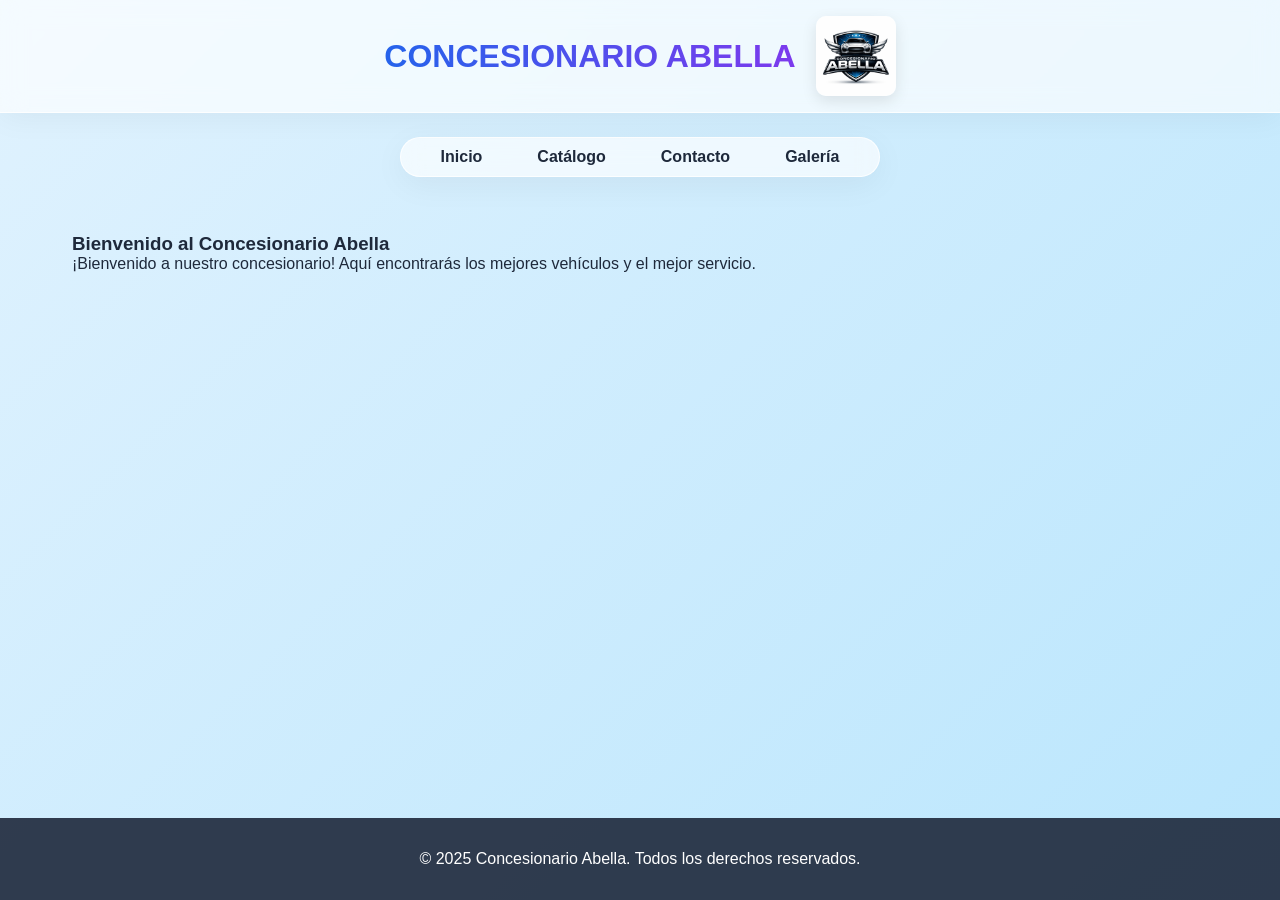
<file: index.html>
<!DOCTYPE html>
<html lang="es">

<head>
    <meta charset="UTF-8">
    <title>CONCESIONARIO ABELLA</title>
    <link rel="stylesheet" href="estilos.css">
</head>

<body>


    <header>
        <h1>CONCESIONARIO ABELLA</h1>
        <img src="logo.png" alt="Logo del Concesionario Abella" width="300">
    </header>



    <nav>
        <ul>
            <li><a href="index.html">Inicio</a></li>
            <li><a href="catalogo.html">Catálogo</a></li>
            <li><a href="contacto.html">Contacto</a></li>
            <li><a href="nosotros.html">Galería</a></li>
        </ul>

    </nav>


    <main>
        <h3>Bienvenido al Concesionario Abella</h3>
        <p>¡Bienvenido a nuestro concesionario! Aquí encontrarás los mejores vehículos y el mejor servicio.</p>
    </main>














    <footer>
        <p>© 2025 Concesionario Abella. Todos los derechos reservados.</p>
    </footer>

</body>

</html>



<!-- El main solo sirve para contenido único y central de esta página
</file>
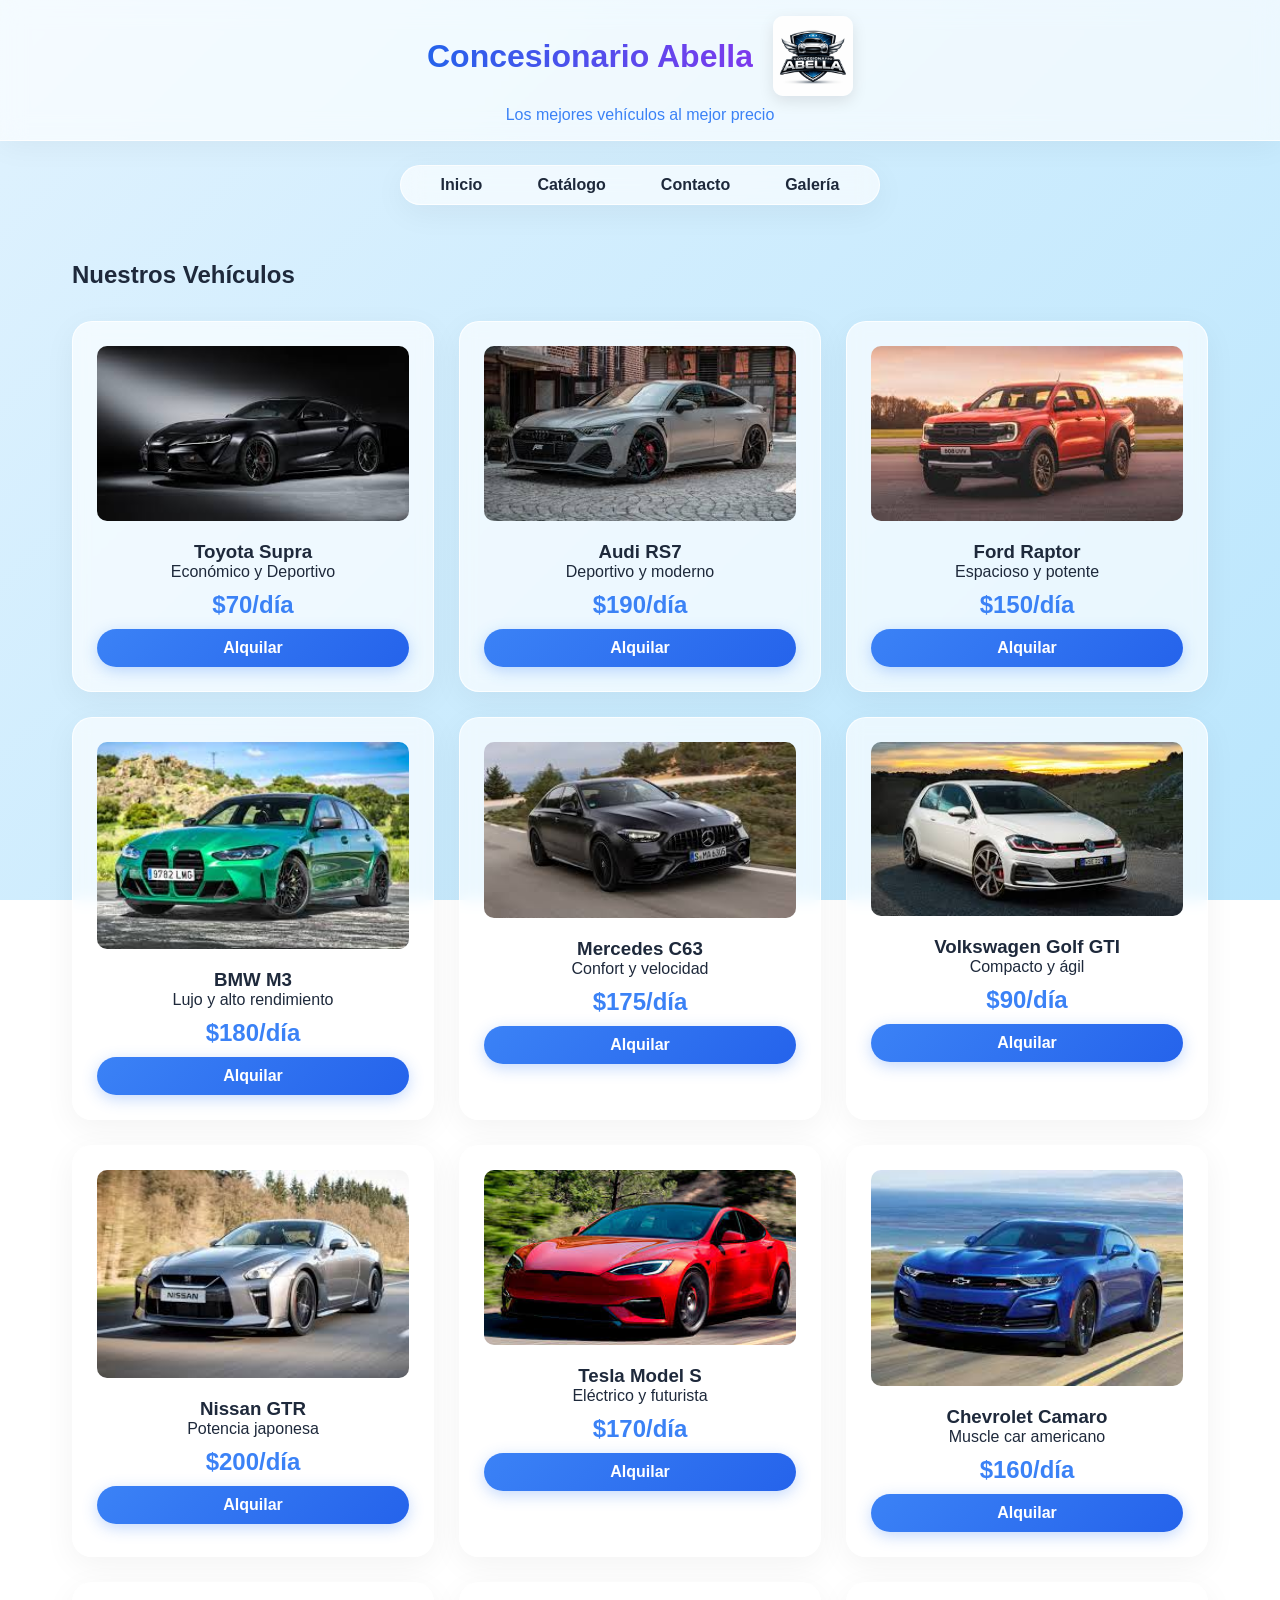
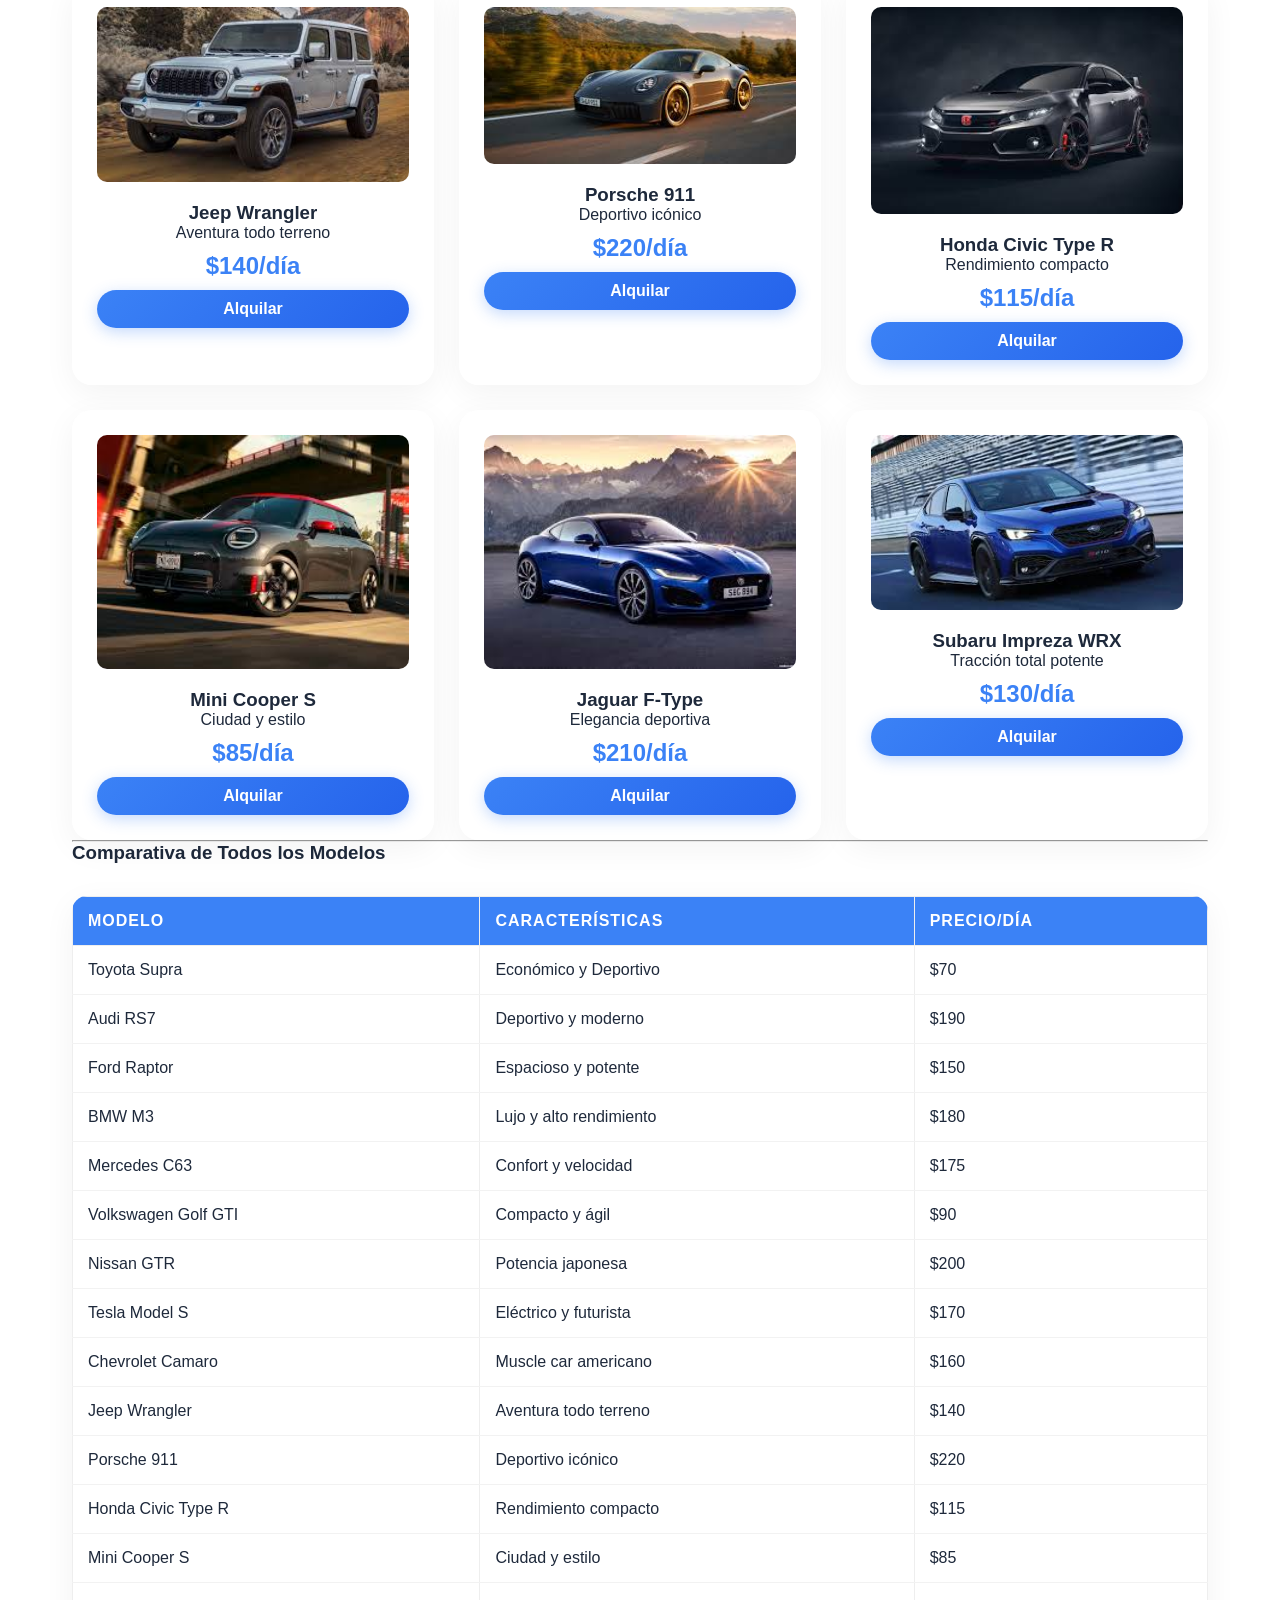
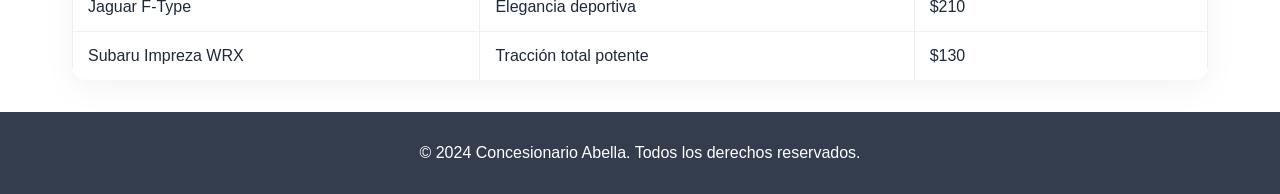
<file: catalogo.html>
<!DOCTYPE html>
<html lang="es">
<head>
    <meta charset="UTF-8">
    <meta name="viewport" content="width=device-width, initial-scale=1.0">
    <title>Concesionario Abella</title>
    <link rel="stylesheet" href="estilos.css">
</head>
<body>
    <header>
        <h1> Concesionario Abella</h1>
        <img src="logo.png" alt="Logo del Concesionario Abella" width="300">
        <p>Los mejores vehículos al mejor precio</p>
    </header>

    <nav>
        <ul>
            <li><a href="index.html">Inicio</a></li>
            <li><a href="catalogo.html">Catálogo</a></li>
            <li><a href="contacto.html">Contacto</a></li>
            <li><a href="nosotros.html">Galería</a></li>
        </ul>
    </nav>

    <main>
        <section id="catalogo" class="catalogo">
            <h2>Nuestros Vehículos</h2>
            <div class="contenedor-coches">
                <div class="coche">
                    <img src="toyota.jpg" alt="Coche 1">
                    <h3>Toyota Supra</h3>
                    <p>Económico y Deportivo</p>
                    <p class="precio">$70/día</p>
                    <button>Alquilar</button>
                </div>
                <div class="coche">
                    <img src="Audi.jpg" alt="Coche 2">
                    <h3>Audi RS7</h3>
                    <p>Deportivo y moderno</p>
                    <p class="precio">$190/día</p>
                    <button>Alquilar</button>
                </div>
                <div class="coche">
                    <img src="ford.jpg" alt="Coche 3">
                    <h3>Ford Raptor</h3>
                    <p>Espacioso y potente</p>
                    <p class="precio">$150/día</p>
                    <button>Alquilar</button>
                </div>
                <div class="coche">
                    <img src="bmw.jpg" alt="Coche 4">
                    <h3>BMW M3</h3>
                    <p>Lujo y alto rendimiento</p>
                    <p class="precio">$180/día</p>
                    <button>Alquilar</button>
                </div>
                <div class="coche">
                    <img src="mercedes.jpg" alt="Coche 5">
                    <h3>Mercedes C63</h3>
                    <p>Confort y velocidad</p>
                    <p class="precio">$175/día</p>
                    <button>Alquilar</button>
                </div>
                <div class="coche">
                    <img src="volkswagen.jpg" alt="Coche 6">
                    <h3>Volkswagen Golf GTI</h3>
                    <p>Compacto y ágil</p>
                    <p class="precio">$90/día</p>
                    <button>Alquilar</button>
                </div>
                <div class="coche">
                    <img src="nissan.jpg" alt="Coche 7">
                    <h3>Nissan GTR</h3>
                    <p>Potencia japonesa</p>
                    <p class="precio">$200/día</p>
                    <button>Alquilar</button>
                </div>
                <div class="coche">
                    <img src="tesla.jpg" alt="Coche 8">
                    <h3>Tesla Model S</h3>
                    <p>Eléctrico y futurista</p>
                    <p class="precio">$170/día</p>
                    <button>Alquilar</button>
                </div>
                <div class="coche">
                    <img src="chevrolet.jpg" alt="Coche 9">
                    <h3>Chevrolet Camaro</h3>
                    <p>Muscle car americano</p>
                    <p class="precio">$160/día</p>
                    <button>Alquilar</button>
                </div>
                <div class="coche">
                    <img src="jeep.jpg" alt="Coche 10">
                    <h3>Jeep Wrangler</h3>
                    <p>Aventura todo terreno</p>
                    <p class="precio">$140/día</p>
                    <button>Alquilar</button>
                </div>
                <div class="coche">
                    <img src="porsche.jpg" alt="Coche 11">
                    <h3>Porsche 911</h3>
                    <p>Deportivo icónico</p>
                    <p class="precio">$220/día</p>
                    <button>Alquilar</button>
                </div>
                <div class="coche">
                    <img src="honda.jpg" alt="Coche 12">
                    <h3>Honda Civic Type R</h3>
                    <p>Rendimiento compacto</p>
                    <p class="precio">$115/día</p>
                    <button>Alquilar</button>
                </div>
                <div class="coche">
                    <img src="mini.jpg" alt="Coche 13">
                    <h3>Mini Cooper S</h3>
                    <p>Ciudad y estilo</p>
                    <p class="precio">$85/día</p>
                    <button>Alquilar</button>
                </div>
                <div class="coche">
                    <img src="jaguar.jpg" alt="Coche 14">
                    <h3>Jaguar F-Type</h3>
                    <p>Elegancia deportiva</p>
                    <p class="precio">$210/día</p>
                    <button>Alquilar</button>
                </div>
                <div class="coche">
                    <img src="subaru.jpg" alt="Coche 15">
                    <h3>Subaru Impreza WRX</h3>
                    <p>Tracción total potente</p>
                    <p class="precio">$130/día</p>
                    <button>Alquilar</button>
                </div>
            </div>
            <hr> <h3>Comparativa de Todos los Modelos</h3>
            <table border="1">
                <thead>
                    <tr>
                        <th>Modelo</th>
                        <th>Características</th>
                        <th>Precio/Día</th>
                    </tr>
                </thead>
                <tbody>
                    <tr>
                        <td>Toyota Supra</td>
                        <td>Económico y Deportivo</td>
                        <td>$70</td>
                    </tr>
                    <tr>
                        <td>Audi RS7</td>
                        <td>Deportivo y moderno</td>
                        <td>$190</td>
                    </tr>
                    <tr>
                        <td>Ford Raptor</td>
                        <td>Espacioso y potente</td>
                        <td>$150</td>
                    </tr>
                    <tr>
                        <td>BMW M3</td>
                        <td>Lujo y alto rendimiento</td>
                        <td>$180</td>
                    </tr>
                    <tr>
                        <td>Mercedes C63</td>
                        <td>Confort y velocidad</td>
                        <td>$175</td>
                    </tr>
                    <tr>
                        <td>Volkswagen Golf GTI</td>
                        <td>Compacto y ágil</td>
                        <td>$90</td>
                    </tr>
                    <tr>
                        <td>Nissan GTR</td>
                        <td>Potencia japonesa</td>
                        <td>$200</td>
                    </tr>
                    <tr>
                        <td>Tesla Model S</td>
                        <td>Eléctrico y futurista</td>
                        <td>$170</td>
                    </tr>
                    <tr>
                        <td>Chevrolet Camaro</td>
                        <td>Muscle car americano</td>
                        <td>$160</td>
                    </tr>
                    <tr>
                        <td>Jeep Wrangler</td>
                        <td>Aventura todo terreno</td>
                        <td>$140</td>
                    </tr>
                    <tr>
                        <td>Porsche 911</td>
                        <td>Deportivo icónico</td>
                        <td>$220</td>
                    </tr>
                    <tr>
                        <td>Honda Civic Type R</td>
                        <td>Rendimiento compacto</td>
                        <td>$115</td>
                    </tr>
                    <tr>
                        <td>Mini Cooper S</td>
                        <td>Ciudad y estilo</td>
                        <td>$85</td>
                    </tr>
                    <tr>
                        <td>Jaguar F-Type</td>
                        <td>Elegancia deportiva</td>
                        <td>$210</td>
                    </tr>
                    <tr>
                        <td>Subaru Impreza WRX</td>
                        <td>Tracción total potente</td>
                        <td>$130</td>
                    </tr>
                </tbody>
            </table>
            

        </section>
    </main>

    <footer>
        <p>&copy; 2024 Concesionario Abella. Todos los derechos reservados.</p>
    </footer>
</body>
</html>
</file>
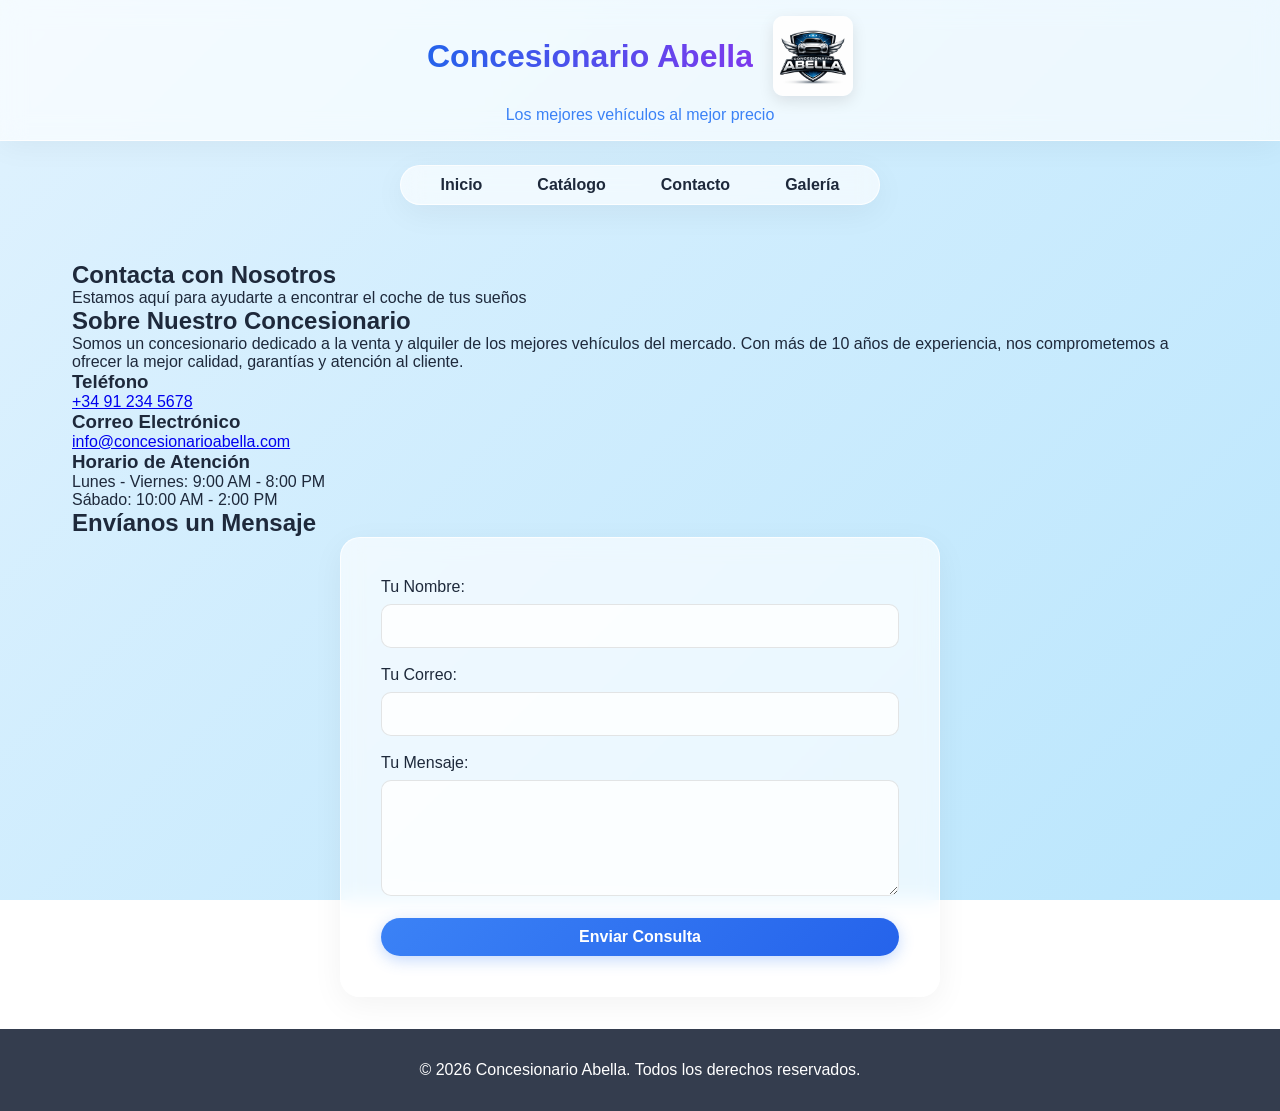
<file: contacto.html>
<!DOCTYPE html>
<html lang="es">

<head>
    <meta charset="UTF-8">
    <meta name="viewport" content="width=device-width, initial-scale=1.0">
    <title>Contacto - Concesionario Abella</title>
    <link rel="stylesheet" href="estilos.css"> </head>

<body>
    <header>
        <h1>Concesionario Abella</h1>
        <img src="logo.png" alt="Logo del Concesionario Abella" width="300">
        <p>Los mejores vehículos al mejor precio</p>
    </header>

    <nav>
        <ul>
            <li><a href="index.html">Inicio</a></li>
            <li><a href="catalogo.html">Catálogo</a></li>
            <li><a href="contacto.html">Contacto</a></li>
            <li><a href="nosotros.html">Galería</a></li>
        </ul>
    </nav>

    <main>
        <section class="hero">
            <h2>Contacta con Nosotros</h2>
            <p>Estamos aquí para ayudarte a encontrar el coche de tus sueños</p>
        </section>

        <section class="about-company">
            <h2>Sobre Nuestro Concesionario</h2>
            <p>Somos un concesionario dedicado a la venta y alquiler de los mejores vehículos del mercado. Con
                más de 10 años de experiencia, nos comprometemos a ofrecer la mejor calidad, garantías y atención al cliente.</p>
        </section>

        <section class="contact-info">
            <div class="contact-item">
                <h3>Teléfono</h3>
                <p><a href="tel:+34912345678">+34 91 234 5678</a></p>
            </div>

            <div class="contact-item">
                <h3>Correo Electrónico</h3>
                <p><a href="mailto:info@concesionarioabella.com">info@concesionarioabella.com</a></p>
            </div>

            <div class="contact-item">
                <h3>Horario de Atención</h3>
                <p>Lunes - Viernes: 9:00 AM - 8:00 PM</p>
                <p>Sábado: 10:00 AM - 2:00 PM</p>
            </div>
        </section>

        <section class="contact-form">
            <h2>Envíanos un Mensaje</h2>
            <form action="#" method="POST">
                <div>
                    <label for="nombre">Tu Nombre:</label><br>
                    <input type="text" id="nombre"  >
                </div>
                <br>
                <div>
                    <label for="correo">Tu Correo:</label><br>
                    <input type="email" id="correo" >
                </div>
                <br>
                <div>
                    <label for="mensaje">Tu Mensaje:</label><br>
                    <textarea id="mensaje" rows="5" ></textarea>
                </div>
                <br>
                <button type="submit">Enviar Consulta</button>
            </form>
        </section>
    </main>

    <footer>
        <p>&copy; 2026 Concesionario Abella. Todos los derechos reservados.</p>
    </footer>
</body>

</html>
</file>
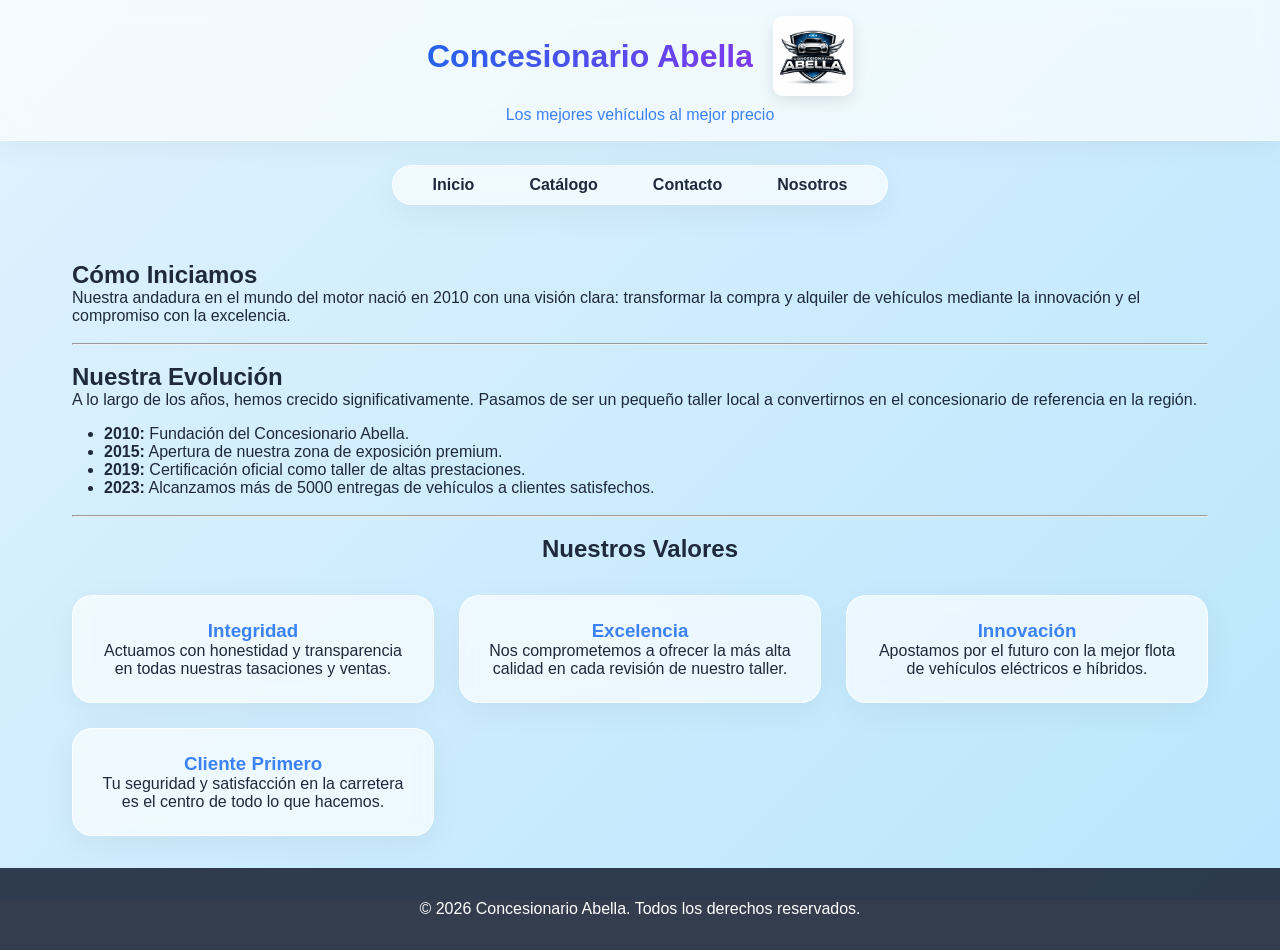
<file: nosotros.html>
<!DOCTYPE html>
<html lang="es">

<head>
    <meta charset="UTF-8">
    <meta name="viewport" content="width=device-width, initial-scale=1.0">
    <title>Nosotros - Concesionario Abella</title>
    <link rel="stylesheet" href="estilos.css"> 
</head>

<body>
    <header>
        <h1>Concesionario Abella</h1>
        <img src="logo.png" alt="Logo del Concesionario Abella">
        <p>Los mejores vehículos al mejor precio</p>
    </header>

    <nav>
        <ul>
            <li><a href="index.html">Inicio</a></li>
            <li><a href="catalogo.html">Catálogo</a></li>
            <li><a href="contacto.html">Contacto</a></li>
            <li><a href="nosotros.html">Nosotros</a></li>
        </ul>
    </nav>

    <main>
        <section class="hero">
            <h2>Cómo Iniciamos</h2>
            <p>Nuestra andadura en el mundo del motor nació en 2010 con una visión clara: transformar la compra y alquiler de vehículos mediante la innovación y el compromiso con la excelencia.</p>
        </section>

        <br><hr><br>

        <section class="about-company">
            <h2>Nuestra Evolución</h2>
            <p>A lo largo de los años, hemos crecido significativamente. Pasamos de ser un pequeño taller local a convertirnos en el concesionario de referencia en la región.</p>
            <ul style="margin-left: 2rem; margin-top: 1rem; font-weight: 500;">
                <li><strong>2010:</strong> Fundación del Concesionario Abella.</li>
                <li><strong>2015:</strong> Apertura de nuestra zona de exposición premium.</li>
                <li><strong>2019:</strong> Certificación oficial como taller de altas prestaciones.</li>
                <li><strong>2023:</strong> Alcanzamos más de 5000 entregas de vehículos a clientes satisfechos.</li>
            </ul>
        </section>

        <br><hr><br>

        <section>
            <h2 style="text-align: center; margin-bottom: 20px;">Nuestros Valores</h2>
            <div class="contenedor-coches">
                <div class="coche">
                    <h3 style="color: var(--color-primario);">Integridad</h3>
                    <p>Actuamos con honestidad y transparencia en todas nuestras tasaciones y ventas.</p>
                </div>
                <div class="coche">
                    <h3 style="color: var(--color-primario);">Excelencia</h3>
                    <p>Nos comprometemos a ofrecer la más alta calidad en cada revisión de nuestro taller.</p>
                </div>
                <div class="coche">
                    <h3 style="color: var(--color-primario);">Innovación</h3>
                    <p>Apostamos por el futuro con la mejor flota de vehículos eléctricos e híbridos.</p>
                </div>
                <div class="coche">
                    <h3 style="color: var(--color-primario);">Cliente Primero</h3>
                    <p>Tu seguridad y satisfacción en la carretera es el centro de todo lo que hacemos.</p>
                </div>
            </div>
        </section>
    </main>

    <footer>
        <p>&copy; 2026 Concesionario Abella. Todos los derechos reservados.</p>
    </footer>
</body>

</html>
</file>
<file: estilos.css>
/* =========================================================
   VARIABLES FUTURISTAS Y COLORES
   ========================================================= */
:root {
    --azul-fondo-1: #e0f2fe; 
    --azul-fondo-2: #bae6fd; 
    --color-texto: #1e293b;
    --color-primario: #3b82f6; 
    --color-brillo: rgba(59, 130, 246, 0.4);
    --cristal-fondo: rgba(255, 255, 255, 0.65);
    --cristal-borde: 1px solid rgba(255, 255, 255, 0.8);
}

/* =========================================================
   RESETEO Y ANIMACIÓN DE ENTRADA
   ========================================================= */
* {
    margin: 0;
    padding: 0;
    box-sizing: border-box;
    font-family: 'Segoe UI', Roboto, Helvetica, Arial, sans-serif;
}

@keyframes aparicionMagica {
    from { opacity: 0; transform: translateY(20px); }
    to { opacity: 1; transform: translateY(0); }
}

body {
    background: linear-gradient(135deg, var(--azul-fondo-1) 0%, var(--azul-fondo-2) 100%);
    background-attachment: fixed; 
    color: var(--color-texto);
    display: flex;
    flex-direction: column;
    min-height: 100vh;
    animation: aparicionMagica 0.8s ease-out;
}

/* =========================================================
   CABECERA EFECTO CRISTAL COMPACTA (GLASSMORPHISM)
   ========================================================= */
header {
    background: var(--cristal-fondo);
    backdrop-filter: blur(12px); 
    -webkit-backdrop-filter: blur(12px);
    border-bottom: var(--cristal-borde);
    box-shadow: 0 4px 30px rgba(0, 0, 0, 0.05);
    padding: 1rem 2rem; /* Reducimos el espacio (padding) para hacerla compacta */
    position: sticky;
    top: 0;
    z-index: 100;
    
    /* MAGIA FLEXBOX: Ponemos los elementos en fila */
    display: flex;
    flex-wrap: wrap; /* Permite que el párrafo salte a la línea de abajo */
    align-items: center; /* Centra el logo y el título verticalmente */
    justify-content: center; /* Centra todo horizontalmente */
    gap: 20px; /* Espacio exacto entre el título y el logo */
}

header h1 {
    font-size: 2rem; /* Un pelín más pequeño para que quede fino */
    background: linear-gradient(to right, #2563eb, #7c3aed);
    -webkit-background-clip: text;
    -webkit-text-fill-color: transparent; 
    margin-bottom: 0; /* Quitamos el margen porque ahora usamos 'gap' */
}

header img {
    width: 80px; /* Logo más pequeñito y elegante para que encaje al lado */
    height: auto; 
    border-radius: 10px;
    box-shadow: 0 5px 15px rgba(0,0,0,0.1);
    transition: transform 0.3s;
    margin-top: 0;
}

header img:hover {
    transform: scale(1.05);
}

/* Forzamos al párrafo a ocupar toda la línea para que se ponga debajo del título y el logo */
header p {
    width: 100%;
    text-align: center;
    font-weight: 500;
    color: var(--color-primario);
    margin-top: -10px; /* Lo acercamos un poco al título */
}
/* =========================================================
   MENÚ DE NAVEGACIÓN "PÍLDORA"
   ========================================================= */
nav {
    display: flex;
    justify-content: center;
    padding: 1.5rem;
}

nav ul {
    list-style: none;
    display: flex;
    gap: 15px;
    background: var(--cristal-fondo);
    padding: 10px 20px;
    border-radius: 50px; 
    backdrop-filter: blur(10px);
    border: var(--cristal-borde);
    box-shadow: 0 8px 32px rgba(0,0,0,0.05);
}

nav a {
    text-decoration: none;
    color: var(--color-texto);
    font-weight: 600;
    padding: 8px 20px;
    border-radius: 30px;
    transition: all 0.3s ease;
}

nav a:hover {
    background: var(--color-primario);
    color: white;
    box-shadow: 0 0 15px var(--color-brillo);
}

/* =========================================================
   CONTENEDOR PRINCIPAL
   ========================================================= */
main {
    flex-grow: 1;
    max-width: 1200px;
    margin: 0 auto;
    padding: 2rem;
    width: 100%;
}

/* =========================================================
   CATÁLOGO DE COCHES (CSS GRID INTELIGENTE)
   ========================================================= */
.contenedor-coches {
    display: grid;
    grid-template-columns: repeat(auto-fill, minmax(280px, 1fr)); 
    gap: 25px;
    margin-top: 2rem;
}

.coche {
    background: var(--cristal-fondo);
    border: var(--cristal-borde);
    border-radius: 20px;
    padding: 1.5rem;
    text-align: center;
    box-shadow: 0 8px 32px rgba(0, 0, 0, 0.05);
    backdrop-filter: blur(8px);
    transition: transform 0.4s ease, box-shadow 0.4s ease;
}

.coche:hover {
    transform: translateY(-10px); 
    box-shadow: 0 15px 45px var(--color-brillo); 
}

.coche img {
    width: 100%;
    height: auto;
    border-radius: 10px;
    margin-bottom: 1rem;
    transition: transform 0.3s;
}

.coche:hover img {
    transform: scale(1.05);
}

.precio {
    font-size: 1.5rem;
    font-weight: bold;
    color: var(--color-primario);
    margin: 10px 0;
}

/* =========================================================
   BOTONES FUTURISTAS
   ========================================================= */
button {
    background: linear-gradient(135deg, #3b82f6 0%, #2563eb 100%);
    color: white;
    border: none;
    padding: 10px 25px;
    border-radius: 50px;
    font-size: 1rem;
    font-weight: 600;
    cursor: pointer;
    transition: all 0.3s ease;
    box-shadow: 0 4px 15px rgba(59, 130, 246, 0.3);
    width: 100%;
}

button:hover {
    transform: translateY(-2px);
    box-shadow: 0 8px 25px var(--color-brillo);
}

/* =========================================================
   TABLA COMPARATIVA (SÚPER LIMPIA)
   ========================================================= */
table {
    width: 100%;
    border-collapse: collapse;
    background: var(--cristal-fondo);
    backdrop-filter: blur(10px);
    border-radius: 15px;
    overflow: hidden;
    margin-top: 2rem;
    box-shadow: 0 8px 32px rgba(0,0,0,0.05);
    border: none; 
}

th {
    background: var(--color-primario);
    color: white;
    padding: 15px;
    text-align: left;
    font-weight: 600;
    text-transform: uppercase;
    letter-spacing: 1px;
}

td {
    padding: 15px;
    border-bottom: 1px solid rgba(0,0,0,0.05);
}

tr:last-child td {
    border-bottom: none;
}

tr:hover td {
    background: rgba(255,255,255,0.5); 
}

/* =========================================================
   FORMULARIOS
   ========================================================= */
form {
    background: var(--cristal-fondo);
    padding: 2.5rem;
    border-radius: 20px;
    box-shadow: 0 8px 32px rgba(0,0,0,0.05);
    backdrop-filter: blur(10px);
    border: var(--cristal-borde);
    max-width: 600px;
    margin: 0 auto;
}

input, textarea {
    width: 100%;
    padding: 12px 15px;
    margin-top: 8px;
    border: 1px solid rgba(0,0,0,0.1);
    border-radius: 10px;
    background: rgba(255,255,255,0.8);
    font-size: 1rem;
    transition: all 0.3s ease;
}

input:focus, textarea:focus {
    outline: none;
    border-color: var(--color-primario);
    box-shadow: 0 0 0 3px var(--color-brillo); 
    background: white;
}

/* =========================================================
   PIE DE PÁGINA
   ========================================================= */
footer {
    text-align: center;
    padding: 2rem;
    background: rgba(30, 41, 59, 0.9);
    color: white;
    margin-top: auto;
}
</file>
